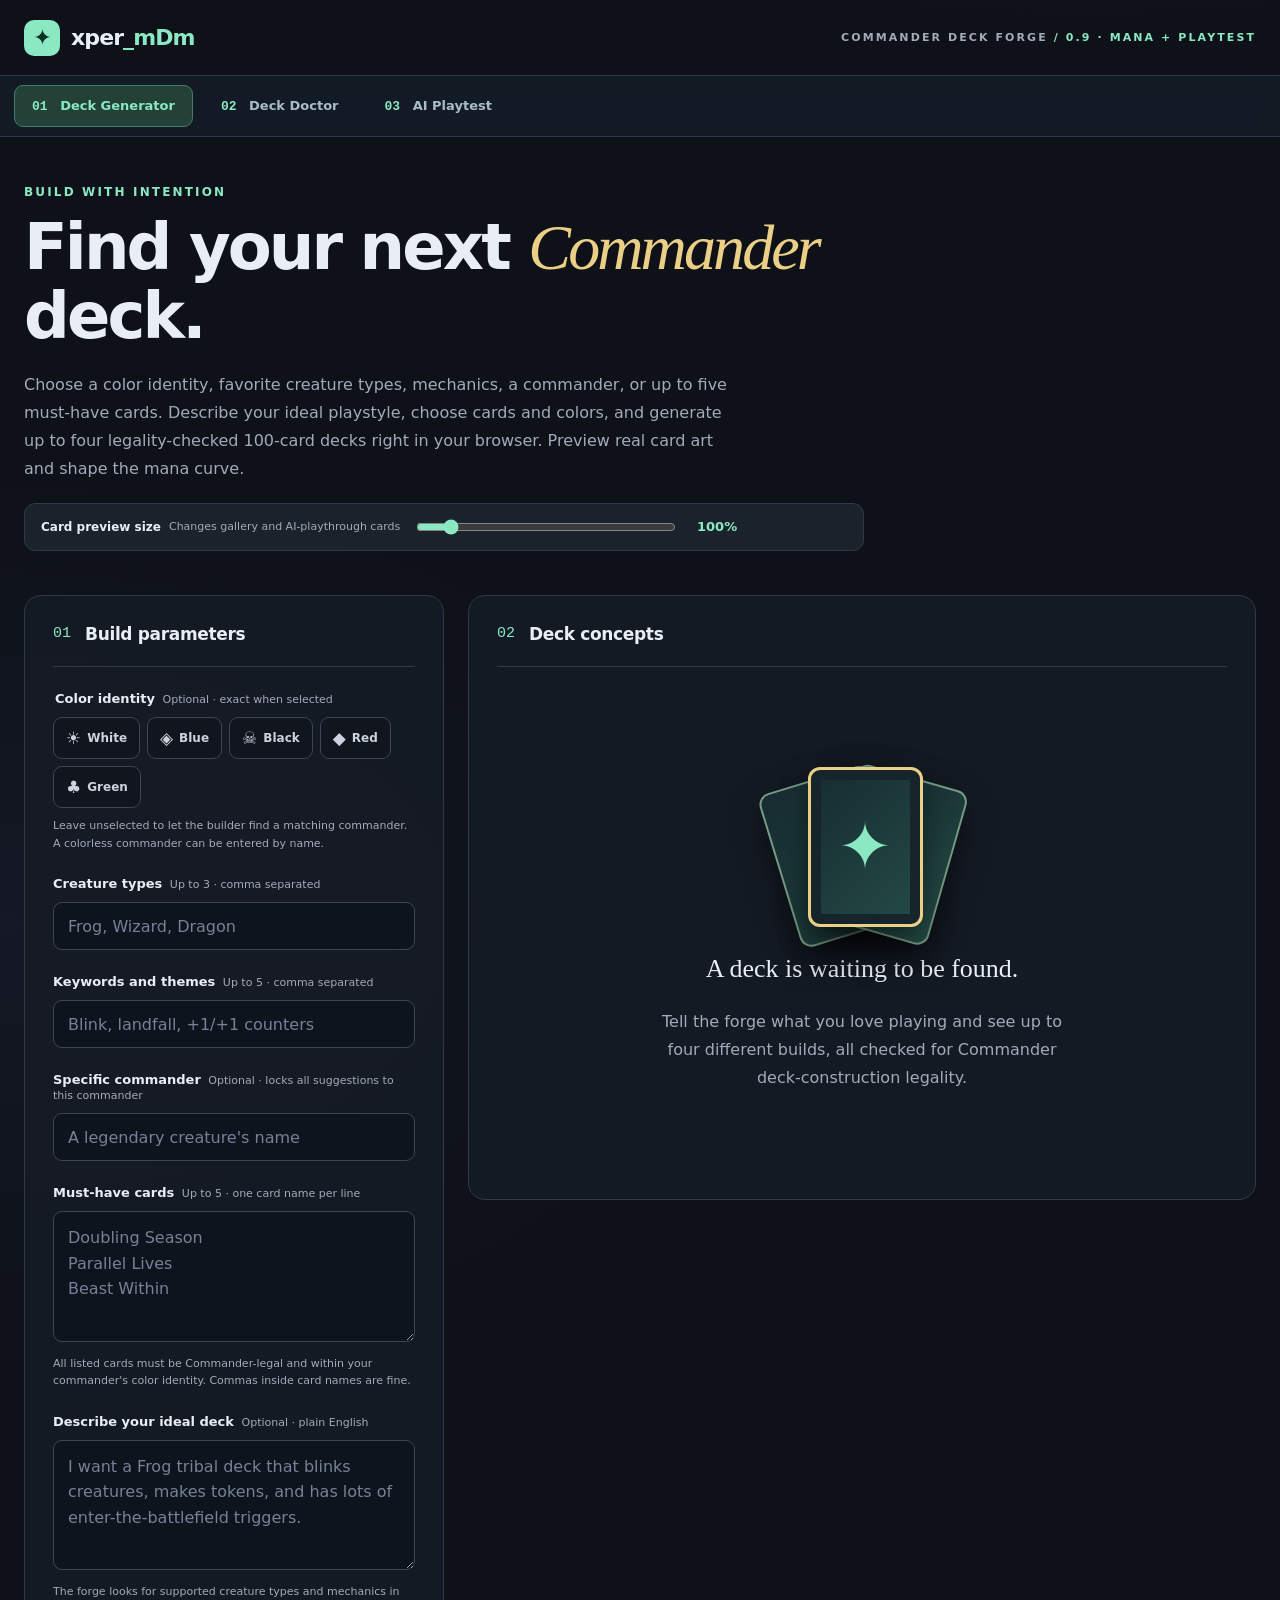
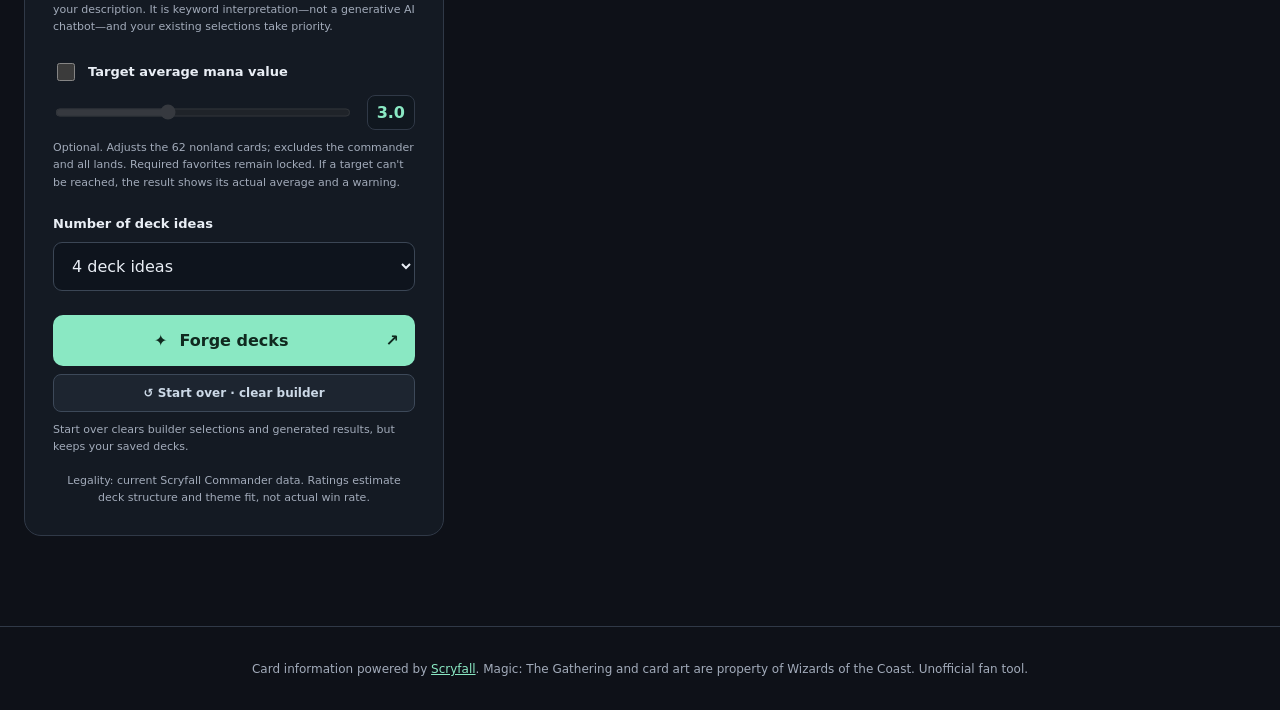
<file: site/index.html>
<!doctype html>
<html lang="en">
<head>
  <meta charset="utf-8">
  <meta name="viewport" content="width=device-width,initial-scale=1">
  <meta name="theme-color" content="#0e1118">
  <title>xper_mDm · Commander Deck Forge</title>
  <link rel="stylesheet" href="./style.css">
  <script type="module" src="./app.js"></script>
</head>
<body>
  <header class="topbar">
    <div class="brand"><span class="mark">✦</span><span>xper<span class="mint">_mDm</span></span></div>
    <div class="toplabel">COMMANDER DECK FORGE <span class="version">/ 0.9 · MANA + PLAYTEST</span></div>
  </header>
  <nav class="site-nav" aria-label="Main pages">
    <div class="site-nav-tabs">
      <button type="button" data-page="generator" aria-current="page"><span>01</span> Deck Generator</button>
      <button type="button" data-page="doctor"><span>02</span> Deck Doctor</button>
      <button type="button" data-page="playtest"><span>03</span> AI Playtest</button>
    </div>
  </nav>
  <main class="layout">
    <div class="app-page" id="page-generator">
    <section class="intro">
      <div class="eyebrow">BUILD WITH INTENTION</div>
      <h1>Find your next <em>Commander</em> deck.</h1>
      <p>Choose a color identity, favorite creature types, mechanics, a commander, or up to five must-have cards. Describe your ideal playstyle, choose cards and colors, and generate up to four legality-checked 100-card decks right in your browser. Preview real card art and shape the mana curve.</p>
      <div class="preview-size-controls">
        <label for="card-scale">Card preview size <small>Changes gallery and AI-playthrough cards</small></label>
        <input type="range" id="card-scale" min="0.9" max="1.8" value="1" step="0.1" aria-label="Card preview size multiplier">
        <output id="card-scale-value" for="card-scale">100%</output>
      </div>
    </section>
    <div class="workbench">
      <form id="builder" class="settings">
        <div class="panelheading"><span>01</span><h2>Build parameters</h2></div>
        <fieldset class="fieldgroup">
          <legend>Color identity <small>Optional · exact when selected</small></legend>
          <div class="mana" aria-label="Deck colors">
            <button type="button" class="mana-chip white" data-color="W" aria-pressed="false"><span>☀</span> White</button>
            <button type="button" class="mana-chip blue" data-color="U" aria-pressed="false"><span>◈</span> Blue</button>
            <button type="button" class="mana-chip black" data-color="B" aria-pressed="false"><span>☠</span> Black</button>
            <button type="button" class="mana-chip red" data-color="R" aria-pressed="false"><span>◆</span> Red</button>
            <button type="button" class="mana-chip green" data-color="G" aria-pressed="false"><span>♣</span> Green</button>
          </div>
          <p class="hint">Leave unselected to let the builder find a matching commander. A colorless commander can be entered by name.</p>
        </fieldset>
        <div class="fieldgroup">
          <label for="tribes">Creature types <small>Up to 3 · comma separated</small></label>
          <input id="tribes" type="text" placeholder="Frog, Wizard, Dragon" maxlength="160" autocomplete="off">
        </div>
        <div class="fieldgroup">
          <label for="mechanics">Keywords and themes <small>Up to 5 · comma separated</small></label>
          <input id="mechanics" type="text" placeholder="Blink, landfall, +1/+1 counters" maxlength="240" autocomplete="off">
        </div>
        <div class="fieldgroup">
          <label for="commander">Specific commander <small>Optional · locks all suggestions to this commander</small></label>
          <input id="commander" type="text" placeholder="A legendary creature's name" maxlength="150" autocomplete="off">
        </div>
        <div class="fieldgroup">
          <label for="favorites">Must-have cards <small>Up to 5 · one card name per line</small></label>
          <textarea id="favorites" rows="4" placeholder="Doubling Season&#10;Parallel Lives&#10;Beast Within"></textarea>
          <p class="hint">All listed cards must be Commander-legal and within your commander's color identity. Commas inside card names are fine.</p>
        </div>
        <div class="fieldgroup">
          <label for="deck-prompt">Describe your ideal deck <small>Optional · plain English</small></label>
          <textarea id="deck-prompt" rows="4" maxlength="800" placeholder="I want a Frog tribal deck that blinks creatures, makes tokens, and has lots of enter-the-battlefield triggers."></textarea>
          <p class="hint">The forge looks for supported creature types and mechanics in your description. It is keyword interpretation—not a generative AI chatbot—and your existing selections take priority.</p>
          <p id="prompt-preview" class="prompt-preview" aria-live="polite"></p>
        </div>
        <div class="fieldgroup curve-settings">
          <label for="use-curve" class="curve-toggle"><input type="checkbox" id="use-curve"> Target average mana value</label>
          <div class="curve-row"><input type="range" id="target-cmc" min="1.5" max="5.5" value="3.0" step="0.1" disabled aria-label="Target average mana value excluding commander and lands"><output id="curve-value" for="target-cmc">3.0</output></div>
          <p class="hint">Optional. Adjusts the 62 nonland cards; excludes the commander and all lands. Required favorites remain locked. If a target can't be reached, the result shows its actual average and a warning.</p>
        </div>
        <div class="fieldgroup">
          <label for="options">Number of deck ideas</label>
          <select id="options"><option value="4">4 deck ideas</option><option value="3">3 deck ideas</option><option value="2">2 deck ideas</option><option value="1">1 deck idea</option></select>
        </div>
        <button id="submit" class="generate" type="submit"><span>✦</span><span id="submit-text">Forge decks</span><span class="arrow">↗</span></button>
        <button id="clear-builder" type="button" class="action secondary clear-builder">↺ Start over · clear builder</button>
        <p class="hint">Start over clears builder selections and generated results, but keeps your saved decks.</p>
        <p class="legal-note">Legality: current Scryfall Commander data. Ratings estimate deck structure and theme fit, not actual win rate.</p>
      </form>
      <section class="results" id="results" aria-live="polite">
        <div class="panelheading"><span>02</span><h2>Deck concepts</h2></div>
        <div id="output" class="placeholder">
          <div class="placeholder-art"><div class="deck-back one"></div><div class="deck-back two"></div><div class="deck-back three">✦</div></div>
          <h3>A deck is waiting to be found.</h3>
          <p>Tell the forge what you love playing and see up to four different builds, all checked for Commander deck-construction legality.</p>
        </div>
      </section>
    </div>
    </div>
    <section class="play-panel app-page" id="deck-doctor" aria-label="Deck Doctor" hidden></section>
    <section class="play-panel app-page" id="playtest" aria-labelledby="playtest-title" hidden>
      <div class="panelheading"><span>03</span><h2 id="playtest-title">Local deck vault &amp; AI playtest</h2></div>
      <p class="play-explain">Save decks on this device, import another 100-card Commander list, and run a simulated 1v1 against a heuristic opponent pilot. Live mode lets you choose lands, cast spells, select attackers and blockers. It is a <strong>simplified practice game, not a fully rules-accurate Magic game</strong>: complex abilities, timing, targeting, colored mana, and combat rules are simplified. Results are directional, not real win rates.</p>
      <div class="play-grid">
        <div class="play-box">
          <h3>My saved decks</h3>
          <label for="play-your-deck">Your deck <small>Generated or locally saved</small></label>
          <select id="play-your-deck"><option value="">Generate or save a deck first</option></select>
          <label for="play-opponent-deck">Opponent deck <small>Choose a stored decklist</small></label>
          <select id="play-opponent-deck"><option value="">Choose an opponent</option></select>
          <label for="mulligan-mode">Opening hand mulligans <small>Applies to Live AI and Rules Lab</small></label>
          <select id="mulligan-mode">
            <option value="friendly">Friendly · unlimited free reshuffles</option>
            <option value="strict">Strict · after X mulligans, bottom X − 1 cards</option>
          </select>
          <p class="hint">Friendly: mulligan as often as you like, then keep seven. Strict: you may mulligan repeatedly, and after keeping, select exactly X − 1 cards from your seven to put on the bottom of your library. The first Strict mulligan is free. The AI also chooses its opening hand using the selected mode.</p>
          <div class="play-actions">
            <button type="button" class="action" id="play-live">Play live vs AI</button>
            <button type="button" class="action secondary" id="play-rules">Rules Lab · strict effects</button>
            <button type="button" class="action secondary" id="play-match">Run 20 simulated games</button>
            <button type="button" class="action secondary" id="play-delete">Delete selected opponent</button>
          </div>
          <p id="vault-status" class="hint" aria-live="polite"></p>
        </div>
        <form class="play-box" id="import-deck-form">
          <h3>Import an opponent</h3>
          <label for="import-title">Deck name <small>Optional</small></label>
          <input id="import-title" maxlength="100" placeholder="My friend's token deck">
          <label for="import-commander">Commander name <small>Or include a Commander section in the list</small></label>
          <input id="import-commander" maxlength="150" placeholder="Atraxa, Praetors' Voice">
          <label for="import-list">Decklist <small>One line per card: 1 Card Name / 1x Card Name</small></label>
          <textarea id="import-list" rows="7" placeholder="// Commander&#10;1 Atraxa, Praetors' Voice&#10;&#10;// Deck&#10;1 Sol Ring&#10;..."></textarea>
          <button type="submit" class="action" id="import-submit">Verify &amp; save to this browser</button>
          <p id="import-status" class="hint" aria-live="polite"></p>
        </form>
      </div>
      <div id="play-deck-previews" class="play-deck-previews" aria-live="polite"></div>
      <p class="hint"><strong>Rules Lab (experimental):</strong> a separate fail-closed mode with a visible spell stack, instant response windows, counterspells, simple targeted spells and simultaneous combat. Cards outside the explicitly supported subset cannot be cast. The displayed coverage percentage helps you judge whether a deck is ready for meaningful testing. This is a foundation, <strong>not yet full Magic rules support</strong>.</p>
      <div id="live-game" class="live-game" aria-live="polite"></div>
      <div id="play-results" class="play-results" aria-live="polite"></div>
      <p class="hint">Saved lists use <strong>localStorage</strong> instead of cookies (cookies are too small for complete decks). Nothing is uploaded to our server. Saved lists remain on this browser until you clear site data, browse privately, or delete them; they do not sync across devices. A maximum of 12 decks is retained.</p>
    </section>
  </main>
  <footer>Card information powered by <a href="https://scryfall.com" target="_blank" rel="noopener noreferrer">Scryfall</a>. Magic: The Gathering and card art are property of Wizards of the Coast. Unofficial fan tool.</footer>
</body>
</html>
</file>
<file: site/style.css>
:root{color-scheme:dark;--bg:#0e1118;--surface:#171c26;--surface2:#1d2430;--border:#303947;--text:#e9eef5;--muted:#a2abba;--accent:#8ae8c3;--gold:#eccf86;--danger:#fab4a4;font-family:Inter,ui-sans-serif,system-ui,-apple-system,Segoe UI,Arial,sans-serif}
*{box-sizing:border-box}html,body{margin:0;min-height:100%;background:var(--bg);color:var(--text)}body{background:radial-gradient(ellipse 1000px 600px at 85% -25%,#2352474d,transparent),radial-gradient(ellipse 750px 450px at 0% 40%,#252c4845,transparent),var(--bg)}button,input,textarea,select{font:inherit}button{cursor:pointer}a{color:var(--accent)}
.topbar{height:76px;border-bottom:1px solid var(--border);display:flex;align-items:center;justify-content:space-between;padding:0 max(24px,calc((100vw - 1320px)/2))}.brand{font-size:22px;font-weight:900;letter-spacing:-.9px;display:flex;align-items:center;gap:11px}.mark{display:grid;place-items:center;width:36px;height:36px;background:var(--accent);border-radius:10px;color:#102d27}.mint{color:var(--accent)}.toplabel{font-size:11px;letter-spacing:.19em;color:var(--muted);font-weight:700}.version{color:var(--accent)}
.layout{max-width:1320px;padding:48px 24px 90px;margin:auto}.intro{max-width:840px;margin-bottom:44px}.eyebrow{font-size:12px;color:var(--accent);font-weight:800;letter-spacing:.18em;margin-bottom:14px}h1{font-size:clamp(38px,5vw,66px);font-weight:850;line-height:1.07;letter-spacing:-.045em;margin:0 0 20px}h1 em{font-family:Georgia,serif;color:var(--gold);font-weight:400}.intro p{color:var(--muted);line-height:1.75;max-width:720px;margin:0;font-size:16px}
.workbench{display:grid;grid-template-columns:minmax(340px,420px) minmax(0,1fr);align-items:start;gap:24px}.settings,.results{background:#151b25e8;border:1px solid var(--border);border-radius:17px;padding:28px}.panelheading{display:flex;gap:14px;align-items:center;padding-bottom:22px;margin-bottom:24px;border-bottom:1px solid var(--border)}.panelheading span{color:var(--accent);font-family:monospace;font-size:15px}.panelheading h2{font-size:17px;letter-spacing:-.02em;margin:0}
.fieldgroup{margin:0 0 24px;padding:0;border:0;min-width:0}.fieldgroup>label,.fieldgroup>legend{font-weight:700;font-size:13px;display:block;margin-bottom:11px}.fieldgroup small{font-weight:400;color:var(--muted);font-size:11px;margin-left:3px}.fieldgroup input,.fieldgroup textarea,.fieldgroup select{background:#0e141d;border:1px solid #3b4655;border-radius:9px;color:var(--text);width:100%;padding:13px 14px;outline:0;resize:vertical;min-height:48px}.fieldgroup input:focus,.fieldgroup textarea:focus,.fieldgroup select:focus{border-color:var(--accent);box-shadow:0 0 0 3px #8ae8c321}.fieldgroup textarea{line-height:1.6}.fieldgroup ::placeholder{color:#768295}.hint,.legal-note{font-size:11px;color:var(--muted);line-height:1.6;margin:9px 0 0}.mana{display:flex;gap:7px;flex-wrap:wrap}.mana-chip{border:1px solid #3b4655;background:#10151e;color:#cbd4de;border-radius:9px;padding:10px 12px;font-size:12px;font-weight:750;display:flex;gap:6px;align-items:center;transition:.15s}.mana-chip span{font-size:17px}.mana-chip[aria-pressed=true]{color:#101820;background:#d7e9df;border-color:#eefbf0;transform:translateY(-2px)}.mana-chip[aria-pressed=true].red{background:#ffb5a5}.mana-chip[aria-pressed=true].blue{background:#b0d4ff}.mana-chip[aria-pressed=true].black{background:#bcadcc}.mana-chip[aria-pressed=true].green{background:#b3edbd}.mana-chip[aria-pressed=true].white{background:#fae9b1}
.generate{border:0;width:100%;background:var(--accent);color:#10291f;display:flex;align-items:center;gap:12px;justify-content:center;border-radius:10px;font-weight:900;padding:16px;transition:.16s}.generate:hover{filter:brightness(1.08)}.generate:disabled{opacity:.6;cursor:progress}.arrow{margin-left:auto}.generate span:first-child{margin-left:auto}.legal-note{text-align:center;margin-top:16px}.results{min-height:580px}
.placeholder{text-align:center;min-height:480px;display:flex;align-items:center;flex-direction:column;justify-content:center}.placeholder h3{font-family:Georgia,serif;font-size:26px;font-weight:400;margin:15px 0 8px}.placeholder p{line-height:1.75;color:var(--muted);max-width:420px}.placeholder-art{height:185px;width:235px;position:relative}.deck-back{width:115px;height:160px;background:linear-gradient(135deg,#172b31,#244b45);border:2px solid #749c85;border-radius:12px;position:absolute;top:13px;left:63px;box-shadow:0 14px 34px #0008}.deck-back.one{transform:rotate(-17deg) translateX(-32px)}.deck-back.two{transform:rotate(16deg) translateX(28px)}.deck-back.three{display:grid;place-items:center;font-size:65px;color:var(--accent);border:3px solid var(--gold);box-shadow:inset 0 0 0 10px #16242b,0 15px 30px #0007}
.loading{padding:96px 20px;text-align:center}.loading .spinner{display:inline-block;width:45px;height:45px;border:3px solid #324b4a;border-top-color:var(--accent);border-radius:50%;animation:spin .8s linear infinite}@keyframes spin{to{transform:rotate(360deg)}}.loading p{color:var(--muted);line-height:1.7}.error{background:#4c292a65;border:1px solid #a95c60;color:#ffd4d4;padding:22px;border-radius:11px;line-height:1.6}.tabs{display:flex;gap:8px;flex-wrap:wrap;margin-bottom:24px}.tab{border:1px solid var(--border);background:var(--surface2);color:var(--muted);padding:11px 15px;border-radius:8px;text-align:left}.tab strong{display:block;font-size:12px;color:var(--text)}.tab small{font-size:10px}.tab.active{border-color:var(--accent);background:#214139;color:var(--accent)}.tab.active strong{color:var(--accent)}
.deck-hero{display:flex;gap:22px;align-items:flex-start}.art{width:184px;max-width:33%;border-radius:12px;aspect-ratio:488/680;object-fit:cover;background:#212d35;border:1px solid #46525f;flex-shrink:0}.deck-meta{flex:1;min-width:0}.deck-meta h3{font-family:Georgia,serif;font-weight:400;line-height:1.15;font-size:clamp(22px,3vw,33px);margin:0 0 8px}.deck-meta p{color:var(--muted);font-size:13px;line-height:1.6}.identity{font-size:12px;color:var(--gold)}.metrics{display:flex;gap:9px;flex-wrap:wrap;margin:16px 0}.metric{padding:9px 12px;border:1px solid var(--border);background:#10171f;border-radius:8px;font-size:12px}.metric strong{font-size:17px;color:var(--accent);display:block}.metric.warning strong{color:var(--danger)}.deck-actions{display:flex;gap:9px;flex-wrap:wrap;margin-top:14px}.action{padding:10px 13px;border-radius:8px;border:1px solid #51645c;background:#21312d;color:#aaf2d4;font-size:12px;font-weight:800}.action:hover{background:#2d453c}.action.secondary{background:#1d2530;color:#ccd9e7;border-color:#3d4959}.warningbox{margin-top:22px;padding:16px;border-left:3px solid #f0b876;background:#6d4b2640;border-radius:6px;font-size:12px;line-height:1.65;color:#ffe0ae}.warningbox div+div{margin-top:8px}.grouphead{font-size:12px;font-weight:900;letter-spacing:.15em;text-transform:uppercase;color:var(--muted);margin:30px 0 12px}.cardgroup{border:1px solid var(--border);border-radius:9px;margin-bottom:9px;overflow:hidden}.cardgroup summary{padding:13px 16px;cursor:pointer;background:#202734;font-weight:750;font-size:13px;display:flex;align-items:center;justify-content:space-between;list-style:none}.cardgroup summary::-webkit-details-marker{display:none}.cardgroup summary::after{content:'+';font-size:20px;font-weight:400;color:var(--accent)}.cardgroup[open] summary::after{content:'−'}.cardgroup table{width:100%;border-collapse:collapse;font-size:12px}.cardgroup td{border-top:1px solid #283340;padding:9px 12px;vertical-align:top}.cardgroup td:first-child{color:var(--gold);width:28px;text-align:right}.cardgroup td:last-child{color:var(--muted);text-align:right;white-space:nowrap}.cardgroup a{color:var(--text);text-decoration:none}.cardgroup a:hover{color:var(--accent);text-decoration:underline}.attribution{color:var(--muted);font-size:11px;line-height:1.5;margin:26px 0 0}footer{padding:35px 20px;text-align:center;border-top:1px solid var(--border);font-size:12px;color:var(--muted)}
@media(max-width:960px){.workbench{grid-template-columns:1fr}.settings,.results{min-height:0}.placeholder{min-height:350px}}@media(max-width:560px){.topbar{height:64px}.toplabel{display:none}.layout{padding:36px 14px 55px}.intro{margin-bottom:30px}.settings,.results{padding:19px}.deck-hero{flex-direction:column}.art{max-width:none;width:155px}.metrics{margin:10px 0}.tab{flex:1;min-width:110px}}
/* Mana-curve input, interpreted prose, and new card browser */
.curve-toggle{display:flex!important;align-items:center;gap:10px;cursor:pointer}
.curve-toggle input{width:18px;height:18px;accent-color:var(--accent);min-height:0}
.curve-row{display:flex;align-items:center;gap:14px}
.curve-row input[type=range]{flex:1;min-height:25px;border:0;padding:0;accent-color:var(--accent);background:transparent}
.curve-row input[type=range]:disabled{opacity:.35;cursor:not-allowed}
.curve-row output{min-width:46px;padding:7px 9px;border:1px solid var(--border);border-radius:8px;text-align:center;color:var(--accent);font-weight:800;background:#10171f;font-variant-numeric:tabular-nums}
.prompt-preview{color:var(--accent);font-size:11px;line-height:1.5;margin:8px 0 0}
.prompt-preview:empty{display:none}
.curve-outcome{color:var(--gold)!important;font-size:11px!important;margin:0 0 10px!important}
.deck-browser{margin-top:32px}
.browser-head{display:flex;flex-direction:column;gap:12px;margin-bottom:12px}
.browser-head h4{margin:0;font-size:12px;letter-spacing:.08em;text-transform:uppercase;color:var(--muted)}
.browser-controls{display:flex;align-items:center;justify-content:space-between;gap:12px;flex-wrap:wrap}
.display-switch{display:flex;gap:4px;padding:3px;border:1px solid var(--border);border-radius:10px;background:#10171f}
.display-switch .action{background:transparent;border-color:transparent;color:var(--muted);border-radius:7px}
.display-switch .action[aria-pressed=true]{background:#214139;color:var(--accent);border-color:#467262}
.sort-label{display:flex;align-items:center;gap:8px;font-size:12px;color:var(--muted)}
.sort-select{padding:9px;background:#10171f;color:var(--text);border:1px solid #3d4959;border-radius:8px;font-size:12px;max-width:100%}
.card-grid{display:grid;grid-template-columns:repeat(auto-fill,minmax(135px,1fr));gap:16px;padding:18px 15px}
.card-tile{text-decoration:none;display:block;min-width:0;color:var(--text);border-radius:12px;transition:transform .15s}
.card-tile:hover{transform:translateY(-4px)}
.card-preview,.preview-fallback{width:100%;aspect-ratio:488/680;display:block;object-fit:contain;background:#1c2834;border-radius:10px;border:1px solid #394b58;box-shadow:0 8px 16px #0006}
.preview-fallback{display:grid;place-items:center;padding:12px;text-align:center;color:var(--gold)}
.preview-caption{margin:7px 2px 0;display:grid;gap:3px}
.preview-caption strong{font-size:11px;line-height:1.35;overflow-wrap:anywhere}
.preview-caption small{font-size:10px;color:var(--muted);line-height:1.4}
.cardgroup .sorted-list td.type-cell{color:var(--muted);text-align:left;white-space:normal;font-size:11px}
.cardgroup .sorted-list td.mana-cell{white-space:nowrap;text-align:right;color:var(--gold);font-variant-numeric:tabular-nums}
@media(max-width:560px){.card-grid{grid-template-columns:repeat(auto-fill,minmax(112px,1fr));gap:11px;padding:13px 10px}.cardgroup .sorted-list td.type-cell{display:none}.browser-controls{align-items:stretch}.sort-label{flex-wrap:wrap}.sort-select{max-width:100%}}

/* Local deck vault and simulated strategy-playtest */
.play-panel{margin-top:32px;padding:28px;border:1px solid var(--border);border-radius:14px;background:#171e28}
.play-explain{line-height:1.65;color:var(--muted);font-size:13px;max-width:900px}
.play-explain strong{color:var(--gold)}
.play-grid{display:grid;grid-template-columns:1fr 1fr;gap:18px;margin:20px 0}
.play-box{padding:18px;border:1px solid var(--border);border-radius:12px;background:#111923;display:flex;flex-direction:column;gap:10px;min-width:0}
.play-box h3{margin:0 0 7px;font-size:17px}
.play-box label{font-size:13px;font-weight:700}
.play-box label small{color:var(--muted);font-size:11px;font-weight:400}
.play-box input,.play-box select,.play-box textarea{width:100%;padding:10px 12px;min-height:42px;border:1px solid #3d4959;border-radius:8px;background:#0d141d;color:var(--text);font:inherit;max-width:100%}
.play-box textarea{resize:vertical;min-height:130px;line-height:1.5}
.play-actions{display:flex;flex-wrap:wrap;gap:9px;margin-top:12px}
.play-results{padding:8px 0 12px}
.play-results:empty{display:none}
.play-results h3{font-size:17px}
.play-log{border:1px solid var(--border);border-radius:10px;background:#0c131b}
.play-log summary{cursor:pointer;padding:13px;font-weight:700;font-size:13px}
.play-log pre{max-height:460px;overflow:auto;white-space:pre-wrap;padding:15px;margin:0;font-size:12px;line-height:1.75;color:#cedde7;border-top:1px solid var(--border)}
@media(max-width:750px){.play-grid{grid-template-columns:1fr}.play-panel{padding:19px}}

/* Interactive Commander table: compact card art, user action panel and battle zones. */
.live-game{margin:25px 0;padding:19px;background:#0d151d;border:1px solid #4e786b;border-radius:15px}
.live-game:empty{display:none}
.duel-heading,.duel-player-title{display:flex;align-items:center;justify-content:space-between;flex-wrap:wrap;gap:10px}
.duel-heading{margin-bottom:15px}.duel-heading h3{margin:0;font-size:20px}
.duel-phase{font-size:12px;color:var(--gold);background:#29352e;border:1px solid #4a6149;border-radius:20px;padding:7px 12px}
.duel-field,.duel-hand{padding:16px;border:1px solid var(--border);border-radius:11px;background:#151d27;margin:12px 0}
.duel-player-title{font-size:12px;color:var(--muted)}
.duel-player-title strong{color:var(--text);font-size:15px}
.duel-life{color:#ffb2a5;font-size:17px;font-weight:800}
.duel-battlefield{display:flex;flex-wrap:wrap;gap:12px;margin-top:13px;min-height:120px}
.duel-empty{font-size:12px;color:var(--muted)}
.duel-permanent{width:101px;min-width:0;display:flex;flex-direction:column;gap:4px;position:relative}
.duel-permanent.is-tapped .duel-permanent-art{transform:rotate(6deg);filter:brightness(.58)}
.duel-permanent-art img,.duel-card img{display:block;width:100%;border-radius:7px;aspect-ratio:488/680;object-fit:cover}
.duel-permanent-art{width:100%;height:125px;overflow:hidden;border-radius:8px;border:1px solid #394b57}
.duel-permanent-art img{height:125px;object-fit:cover;object-position:top}
.duel-permanent-label{font-size:10px;line-height:1.4;overflow-wrap:anywhere;color:var(--text)}
.duel-check{display:flex;align-items:center;gap:5px;font-size:11px;color:var(--accent);cursor:pointer}
.duel-controls{padding:18px;display:flex;align-items:center;gap:10px;flex-wrap:wrap;background:#1b302b;border:1px solid #4d6c5e;border-radius:10px}
.duel-controls .duel-instruction{width:100%;margin:0;font-size:12px;line-height:1.6;color:#e5f5ee}
.duel-controls .action{cursor:pointer}
.duel-controls .action:disabled{cursor:not-allowed;opacity:.4}
.duel-hand h4{font-size:14px;margin:0 0 14px}
.duel-hand-grid{display:grid;grid-template-columns:repeat(auto-fill,minmax(128px,1fr));gap:13px}
.duel-hand-card{padding:9px;border:1px solid #3b4c54;border-radius:10px;background:#0c151e;display:flex;flex-direction:column;gap:8px;min-width:0}
.duel-hand-card .duel-card{width:100%}
.duel-hand-label{font-size:11px;line-height:1.4;min-height:31px}
.duel-hand-card .action{font-size:11px}
.duel-hand-card .action:disabled{opacity:.4;cursor:not-allowed}
.duel-target{border:1px solid #465e65;border-radius:7px;padding:8px;background:#0c151e;color:var(--text);max-width:100%;font-size:12px}
.duel-fallback{display:grid;place-items:center;border:1px solid #63727c;padding:12px;border-radius:9px;height:110px;font-size:12px;color:var(--gold)}
.duel-block-pairs{display:flex;gap:12px;flex-wrap:wrap;width:100%}
.duel-block-pairs label{display:flex;flex-direction:column;gap:7px;font-size:12px}
.duel-log{margin-top:17px;border:1px solid var(--border);border-radius:8px;overflow:hidden}
.duel-log summary{padding:11px;cursor:pointer;background:#202e39;font-size:12px}
.duel-log pre{margin:0;padding:14px;font-size:12px;color:var(--muted);max-height:320px;overflow:auto;white-space:pre-wrap;line-height:1.6}
@media(max-width:560px){.live-game{padding:10px}.duel-field,.duel-hand{padding:10px}.duel-hand-grid{grid-template-columns:repeat(auto-fill,minmax(114px,1fr));gap:9px}.duel-permanent{width:81px}.duel-permanent-art,.duel-permanent-art img{height:103px}}

/* Rules Lab stack and verified-card coverage */
.duel-coverage{display:flex;flex-wrap:wrap;gap:8px;margin:12px 0}
.duel-coverage span{font-size:12px;color:#c4d8ce;background:#21332f;padding:7px 10px;border:1px solid #39584e;border-radius:7px}
.duel-stack{margin:13px 0;padding:13px;border:1px solid #ab9259;border-radius:9px;background:#352b1f;display:grid;gap:7px;font-size:12px}
.duel-stack strong{color:var(--gold);font-size:13px}
.duel-unsupported{font-size:10px;color:#ffbea9;line-height:1.4}

.duel-unsupported-summary{border-left:3px solid #edaa72;background:#4f322b88;padding:12px;color:#ffe0b9;font-size:12px;line-height:1.6;border-radius:5px}


/* Global persistent card-scale preference: gallery, hand, and battlefield cards */
:root{--card-scale:1}
.preview-size-controls{display:flex;align-items:center;gap:14px;flex-wrap:wrap;margin-top:20px;padding:13px 16px;border:1px solid var(--border);background:#1a232b;border-radius:11px}
.preview-size-controls label{font-weight:800;font-size:12px;display:flex;align-items:center;gap:8px;flex-wrap:wrap}
.preview-size-controls label small{font-size:11px;color:var(--muted);font-weight:400}
.preview-size-controls input[type=range]{accent-color:var(--accent);width:clamp(135px,23vw,260px);flex-shrink:1}
.preview-size-controls output{font-size:13px;font-weight:800;color:var(--accent);min-width:45px;text-align:right;font-variant-numeric:tabular-nums}
.clear-builder{display:block;width:100%;margin-top:8px;cursor:pointer;padding:11px 14px}
.card-grid{grid-template-columns:repeat(auto-fill,minmax(min(100%,calc(135px * var(--card-scale))),1fr))}
.duel-hand-grid{grid-template-columns:repeat(auto-fill,minmax(min(100%,calc(128px * var(--card-scale))),1fr))}
.duel-permanent{width:calc(101px * var(--card-scale))}
.duel-permanent-art,.duel-permanent-art img{height:calc(125px * var(--card-scale))}
.duel-bottom-choice{display:flex;align-items:center;gap:7px;cursor:pointer;font-size:11px;font-weight:700;color:var(--gold);padding:6px 3px}
.duel-bottom-choice input{height:18px;width:18px;accent-color:var(--gold)}
@media(max-width:560px){
  .card-grid{grid-template-columns:repeat(auto-fill,minmax(min(100%,calc(112px * var(--card-scale))),1fr))}
  .duel-hand-grid{grid-template-columns:repeat(auto-fill,minmax(min(100%,calc(114px * var(--card-scale))),1fr))}
  .duel-permanent{width:calc(81px * var(--card-scale))}
  .duel-permanent-art,.duel-permanent-art img{height:calc(103px * var(--card-scale))}
}


/* Deck Doctor: local upload, explainable scoring and minimal-change repair */
.doctor-form{display:grid;gap:15px;margin:21px 0}
.doctor-inputs{display:grid;grid-template-columns:repeat(3,minmax(0,1fr));gap:16px}
.doctor-form .fieldgroup{min-width:0}
.doctor-form input:not([type=checkbox]),.doctor-form select,.doctor-form textarea{
  display:block;width:100%;box-sizing:border-box;background:#101923;color:var(--text);
  border:1px solid #46515e;border-radius:8px;padding:11px;font:inherit;font-size:13px;
}
.doctor-form textarea{resize:vertical;min-height:200px;line-height:1.5}
.doctor-switch{display:flex;align-items:center;gap:10px;grid-column:1/-1;
  font-size:12px;line-height:1.5;color:var(--muted);cursor:pointer}
.doctor-switch input{width:18px;height:18px;accent-color:var(--accent);flex-shrink:0}
.doctor-form .generate{width:100%}
.doctor-form .generate:disabled{opacity:.65;cursor:wait}
.doctor-output:empty{display:none}
.doctor-score-grid{display:grid;grid-template-columns:repeat(2,minmax(0,1fr));gap:16px;margin:22px 0}
.doctor-score-card{border:1px solid var(--border);border-radius:11px;background:#111923;padding:18px}
.doctor-score-card h3{font-size:16px;margin:0 0 15px}
.doctor-score-card .metrics{margin:0 0 14px}
.doctor-score-card .metric{padding:8px 10px}
.doctor-breakdown{display:grid;grid-template-columns:1fr auto;gap:5px 13px;
  border-top:1px solid var(--border);padding-top:12px;font-size:12px;color:var(--muted)}
.doctor-breakdown strong{color:var(--accent);font-variant-numeric:tabular-nums}
.doctor-notes{font-size:11px;line-height:1.6;color:var(--gold);margin-top:12px}
.doctor-notes p{margin:5px 0}
.doctor-highlight{font-size:13px;line-height:1.65;font-weight:700;padding:12px 14px;
  border-top:1px solid var(--border);border-bottom:1px solid var(--border)}
.doctor-swap-table{width:100%;border-collapse:collapse;font-size:12px;margin:12px 0 18px}
.doctor-swap-table td,.doctor-swap-table th{border-bottom:1px solid var(--border);
  padding:9px 8px;text-align:left;overflow-wrap:anywhere}
.doctor-swap-table th{font-size:11px;color:var(--muted)}
.doctor-swap-table td:last-child{color:var(--accent);white-space:nowrap;font-weight:700}
.doctor-result-actions{display:flex;gap:9px;flex-wrap:wrap;margin:14px 0 24px}
.doctor-text{width:100%;border:1px solid var(--border);border-radius:9px;
  background:#131c24;padding:12px}
.doctor-text summary{cursor:pointer;font-size:12px;color:var(--accent);font-weight:700}
.doctor-text textarea{display:block;box-sizing:border-box;width:100%;margin-top:10px;padding:12px;
  background:#0d141b;border:1px solid #46515e;color:var(--text);resize:vertical;font:12px/1.65 monospace}
.doctor-commander{border-left:3px solid var(--gold);border-radius:8px;
  padding:14px 16px;background:#59472326;margin:20px 0}
.doctor-commander h3{font-size:16px;margin:0 0 8px}
.doctor-commander p{font-size:12px;line-height:1.65}
@media(max-width:860px){.doctor-inputs{grid-template-columns:1fr 1fr}}
@media(max-width:660px){.doctor-inputs,.doctor-score-grid{grid-template-columns:1fr}
  .doctor-swap-table{font-size:11px}.doctor-swap-table td:nth-child(3),.doctor-swap-table th:nth-child(3){display:none}}

.doctor-role-counts{margin:12px 0 0;font-size:11px;line-height:1.8;color:var(--muted)}


/* Three independent client-side pages; no unnecessary reload of builder state. */
[hidden]{display:none!important}
.site-nav{position:sticky;top:0;z-index:20;background:#131d26f5;border-bottom:1px solid var(--border);padding:9px max(14px,calc((100vw - 1320px)/2));backdrop-filter:blur(10px)}
.site-nav-tabs{display:flex;gap:10px;flex-wrap:wrap}
.site-nav button{background:transparent;color:#a9bcc5;font-weight:800;border:1px solid transparent;border-radius:9px;padding:12px 17px;font-size:13px}
.site-nav button span{color:var(--accent);font-family:monospace;margin-right:8px}
.site-nav button[aria-current=page]{color:var(--accent);border-color:#457c67;background:#244137}
.site-nav button:hover{border-color:#486d65}
#page-generator>.intro{padding-top:0}
.app-page.play-panel{margin-top:0}
.doctor-swap-art{display:block;width:clamp(82px,10vw,135px);max-width:100%;aspect-ratio:488/680;object-fit:contain;border-radius:7px;background:#1e2834}
.doctor-card-link{display:flex;flex-direction:column;gap:8px;align-items:start;max-width:190px}
.doctor-card-link a{font-weight:700;font-size:11px;line-height:1.5}
.doctor-mana-sources{font-size:11px;line-height:1.7;margin:12px 0 0;color:var(--accent)}
.play-deck-previews{display:grid;grid-template-columns:repeat(2,minmax(0,1fr));gap:14px;margin:20px 0}
.play-deck-overview{padding:15px;background:#131f27;border:1px solid var(--border);border-radius:12px;min-width:0}
.play-deck-overview h3{font-size:14px;margin:0 0 10px}
.preview-tile{background:#121c25;border:1px solid #354e57;border-radius:8px;color:var(--text);padding:7px;display:flex;flex-direction:column;gap:7px;align-items:center;text-align:center;font-size:11px;line-height:1.4;max-width:100%;width:calc(118px * var(--card-scale));overflow-wrap:anywhere}
.preview-tile:hover,.preview-tile:focus-visible{border-color:var(--accent)}
.preview-card-art{width:100%;max-width:100%}
.preview-card-art img{width:100%;max-width:100%;aspect-ratio:488/680;object-fit:contain;border-radius:6px}
.play-deck-cards{margin-top:12px;border-top:1px solid var(--border);padding-top:12px}
.play-deck-cards summary{cursor:pointer;font-size:12px;font-weight:700;color:var(--accent)}
.play-deck-grid,.duel-zone-grid{display:grid;grid-template-columns:repeat(auto-fill,minmax(min(100%,calc(110px * var(--card-scale))),1fr));gap:9px;padding:13px 3px;max-height:520px;overflow-y:auto}
.play-deck-grid .preview-tile,.duel-zone-grid .preview-tile{width:100%}
.duel-zones{display:flex;flex-wrap:wrap;gap:8px;margin:10px 0}
.duel-zone{border:1px solid #405460;background:#172630;border-radius:8px;min-width:145px;flex:1;padding:9px}
.duel-zone summary{font-size:11px;font-weight:700;cursor:pointer;color:var(--gold)}
.duel-zone-grid{grid-template-columns:repeat(auto-fill,minmax(min(100%,calc(95px * var(--card-scale))),1fr));max-height:410px}
.duel-controls .preview-tile{width:135px}
.card-inspector{border:1px solid #637c71;border-radius:14px;background:#131b25;color:var(--text);max-height:88vh;max-width:min(550px,90vw);padding:18px}
.card-inspector::backdrop{background:#020810d9}
.card-inspector-content img{display:block;width:clamp(170px,45vw,340px);max-height:65vh;object-fit:contain;margin:12px auto;border-radius:10px}
.card-inspector-content h3{margin:12px 0;font-size:17px}
.card-oracle-text{white-space:pre-line;line-height:1.5;font-size:12px}
@media(max-width:650px){
  .site-nav-tabs{display:grid;grid-template-columns:repeat(3,1fr);gap:5px}
  .site-nav button{font-size:11px;padding:9px 4px}
  .site-nav button span{display:none}
  .play-deck-previews{grid-template-columns:1fr}
  .doctor-swap-art{width:clamp(75px,23vw,115px)}
}

.doctor-confidence-note{border-left:3px solid #d2ad77;background:#4d392529;padding:11px 14px;font-size:12px;line-height:1.7;color:#ead7b8;border-radius:5px}
.doctor-land-remaining{border-left:3px solid #d99785;background:#502a292f;padding:11px 14px;font-size:12px;line-height:1.7;color:#ffcebe;border-radius:5px}
.doctor-why strong{display:block;font-size:12px}
.doctor-why small{display:block;font-size:11px;line-height:1.5;color:var(--muted);margin-top:6px}
</file>
